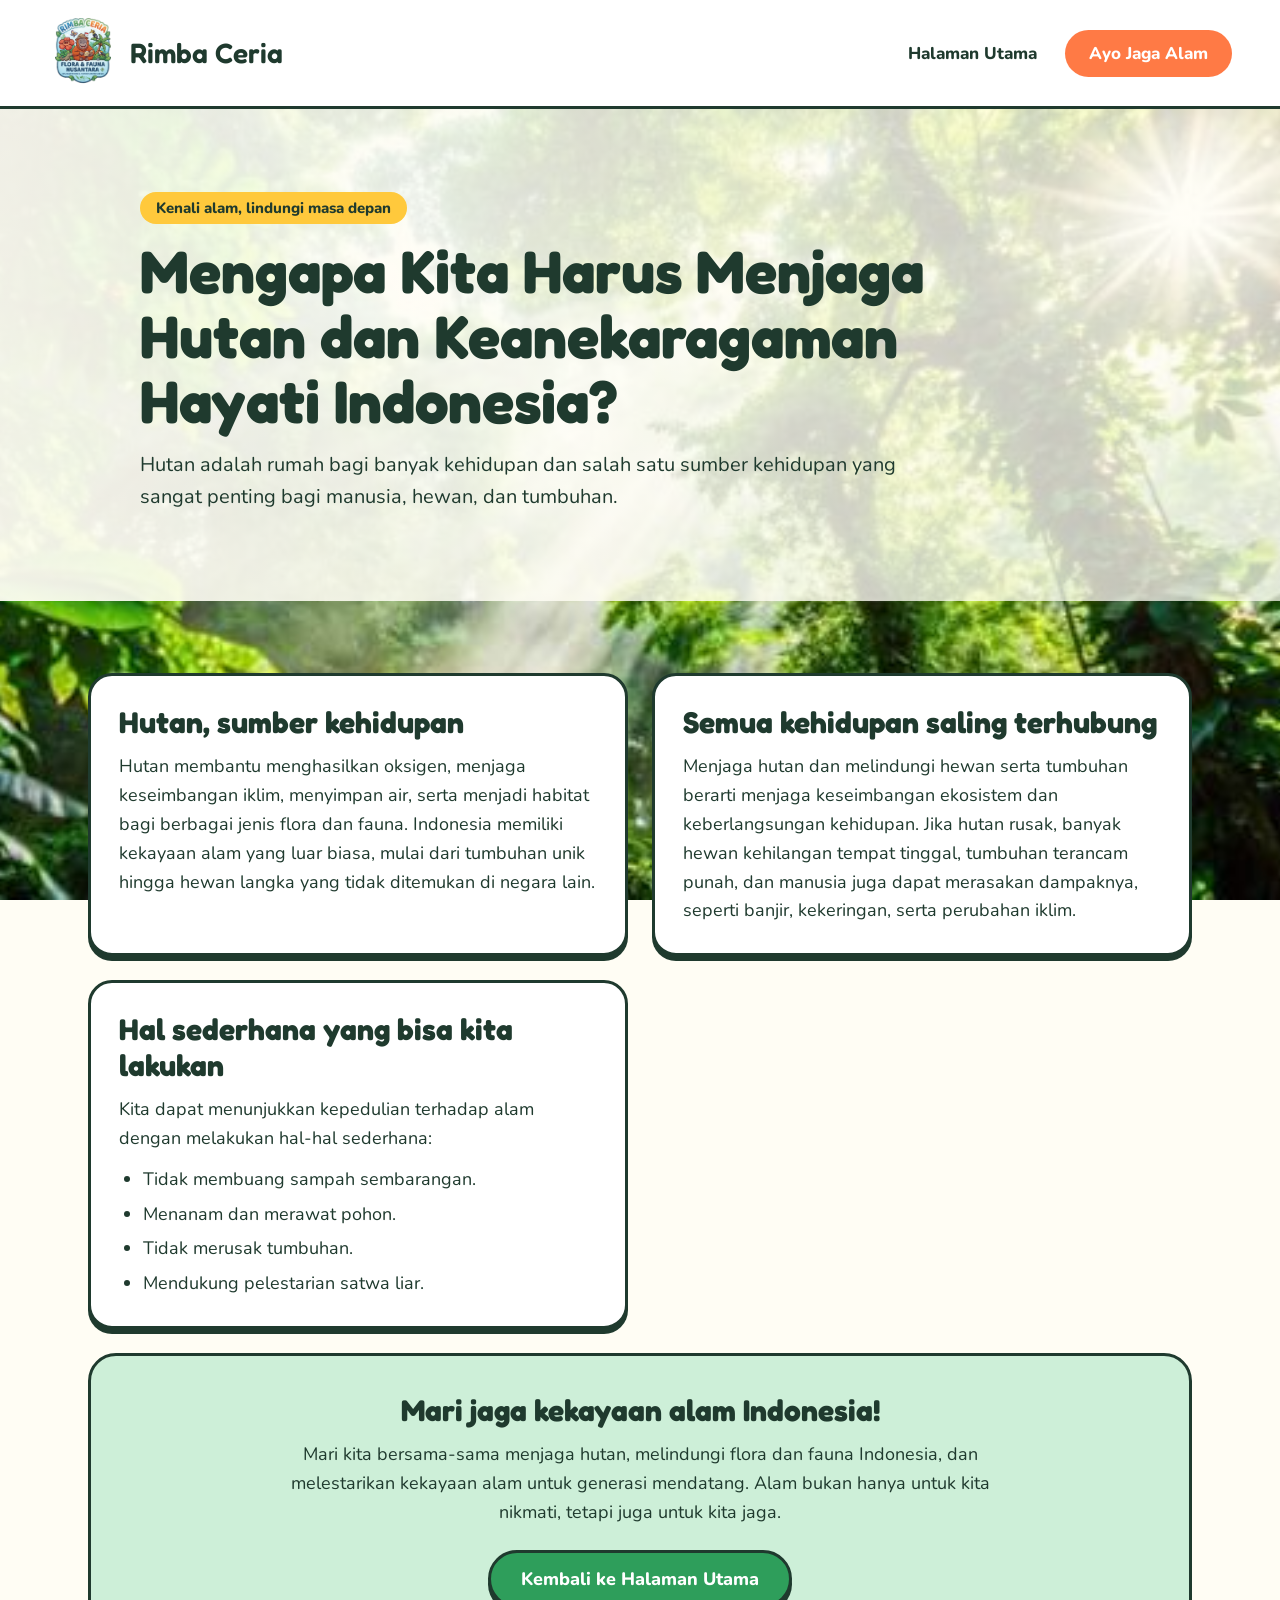
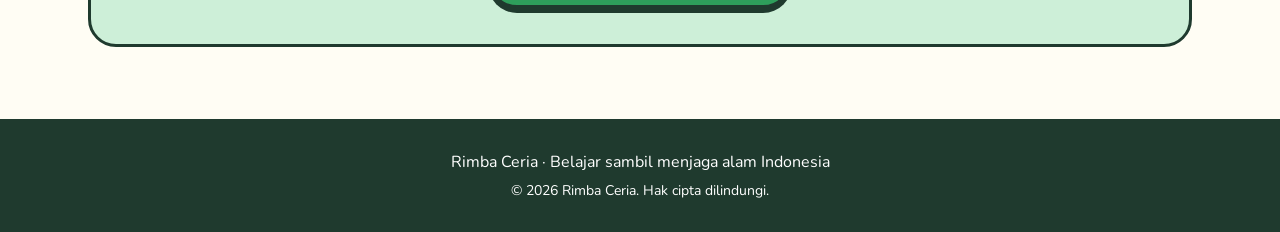
<file: jaga-hutan.html>
<!doctype html>
<html lang="id">
<head>
<meta charset="utf-8">
<meta name="viewport" content="width=device-width, initial-scale=1">
<title>Mengapa Kita Harus Menjaga Hutan dan Keanekaragaman Hayati Indonesia?</title>
<link rel="stylesheet" href="style.css">
<link href="https://fonts.googleapis.com/css2?family=Fredoka:wght@500;600&family=Nunito:wght@400;700;800&display=swap" rel="stylesheet">
</head>
<body class="forest-page">

<header>
  <a class="logo" href="web%20tugas.html">
    <img src="logo-rimba-transparent.png" alt="Logo Rimba Ceria">Rimba Ceria
  </a>
  <nav>
    <a href="web%20tugas.html">Halaman Utama</a>
    <a href="#aksi" class="pill">Ayo Jaga Alam</a>
  </nav>
</header>

<main>
  <section class="forest-hero">
    <div class="wrap">
      <span class="badge">Kenali alam, lindungi masa depan</span>
      <h1>Mengapa Kita Harus Menjaga Hutan dan Keanekaragaman Hayati Indonesia?</h1>
      <p>Hutan adalah rumah bagi banyak kehidupan dan salah satu sumber kehidupan yang sangat penting bagi manusia, hewan, dan tumbuhan.</p>
    </div>
  </section>

  <section class="forest-content wrap">
    <article class="forest-card">
      <h2>Hutan, sumber kehidupan</h2>
      <p>Hutan membantu menghasilkan oksigen, menjaga keseimbangan iklim, menyimpan air, serta menjadi habitat bagi berbagai jenis flora dan fauna. Indonesia memiliki kekayaan alam yang luar biasa, mulai dari tumbuhan unik hingga hewan langka yang tidak ditemukan di negara lain.</p>
    </article>

    <article class="forest-card">
      <h2>Semua kehidupan saling terhubung</h2>
      <p>Menjaga hutan dan melindungi hewan serta tumbuhan berarti menjaga keseimbangan ekosistem dan keberlangsungan kehidupan. Jika hutan rusak, banyak hewan kehilangan tempat tinggal, tumbuhan terancam punah, dan manusia juga dapat merasakan dampaknya, seperti banjir, kekeringan, serta perubahan iklim.</p>
    </article>

    <article class="forest-card" id="aksi">
      <h2>Hal sederhana yang bisa kita lakukan</h2>
      <p>Kita dapat menunjukkan kepedulian terhadap alam dengan melakukan hal-hal sederhana:</p>
      <ul>
        <li>Tidak membuang sampah sembarangan.</li>
        <li>Menanam dan merawat pohon.</li>
        <li>Tidak merusak tumbuhan.</li>
        <li>Mendukung pelestarian satwa liar.</li>
      </ul>
    </article>

    <div class="forest-callout">
      <h2>Mari jaga kekayaan alam Indonesia!</h2>
      <p>Mari kita bersama-sama menjaga hutan, melindungi flora dan fauna Indonesia, dan melestarikan kekayaan alam untuk generasi mendatang. Alam bukan hanya untuk kita nikmati, tetapi juga untuk kita jaga.</p>
      <a class="btn green" href="web%20tugas.html">Kembali ke Halaman Utama</a>
    </div>
  </section>
</main>

<footer>
  Rimba Ceria · Belajar sambil menjaga alam Indonesia
  <small>&copy; 2026 Rimba Ceria. Hak cipta dilindungi.</small>
</footer>

</body>
</html>
</file>
<file: style.css>
:root{--ink:#1F3A2E;--green:#2E9E5B;--orange:#FF7A45;--yellow:#FFC93C}
*{box-sizing:border-box}
html{scroll-behavior:smooth}
body{margin:0;font-family:Nunito,sans-serif;color:var(--ink);background:#FFFDF4}
h1,h2,h3{font-family:Fredoka,sans-serif;margin:0}
a{text-decoration:none;color:inherit}
.wrap{max-width:1200px;margin:0 auto}
section{padding:72px 48px}

/* header */
header{display:flex;flex-wrap:wrap;gap:16px;align-items:center;justify-content:space-between;padding:18px 48px;background:#fff;border-bottom:3px solid var(--ink)}
.logo{font-family:Fredoka,sans-serif;font-size:28px;font-weight:600;display:flex;align-items:center;gap:12px}
.logo img{width:70px;height:70px;object-fit:contain;display:block;flex-shrink:0}
nav{display:flex;flex-wrap:wrap;gap:20px;align-items:center}
nav a{font-weight:800;font-size:17px;padding:12px 8px}

/* tombol */
.btn{display:inline-block;border:3px solid var(--ink);box-shadow:0 5px 0 var(--ink);border-radius:99px;padding:14px 30px;font-weight:800;font-size:18px;background:#fff}
.btn.green{background:var(--green);color:#fff}
.btn:hover{transform:translateY(2px);box-shadow:0 3px 0 var(--ink)}
.pill{background:var(--orange);color:#fff;border-radius:99px;padding:12px 24px;font-weight:800}

/* hero */
.hero{
  position:relative;
  min-height:520px;
  display:flex;
  align-items:center;
  background-image:url("hero-image.png");
  background-size:cover;
  background-position:center;
  border-bottom:4px solid var(--ink)
}
.hero::before{
  content:"";
  position:absolute;
  inset:0;
  background:linear-gradient(90deg,rgba(255,253,244,.95) 0%,rgba(255,253,244,.82) 44%,rgba(255,253,244,.12) 75%)
}
.hero .wrap{position:relative;z-index:1;width:100%;display:flex;align-items:center}
.hero .txt{flex:0 1 640px}
.badge{background:var(--yellow);border-radius:99px;padding:6px 16px;font-weight:800;font-size:15px}
.hero h1{font-size:clamp(38px,5vw,60px);line-height:1.08;margin:20px 0 16px}
.hero p{font-size:20px;line-height:1.5;margin:0 0 28px;max-width:520px}
.hero .btns{display:flex;flex-wrap:wrap;gap:14px}
.hero-image{flex:1 1 380px;width:100%;max-width:500px;height:320px;object-fit:cover;border:4px solid var(--ink);border-radius:28px;box-shadow:0 7px 0 var(--ink)}

/* halaman pelestarian hutan */
.forest-page{padding:0;background-image:url("forest-background.jpg");background-position:center;background-size:cover;background-attachment:fixed}
.forest-hero{padding-top:88px;padding-bottom:88px;background:linear-gradient(90deg,rgba(255,253,244,.94),rgba(255,253,244,.72))}
.forest-hero .wrap{max-width:1000px}
.forest-hero h1{max-width:900px;margin:20px 0 16px;font-size:clamp(38px,5vw,60px);line-height:1.08}
.forest-hero p{max-width:760px;margin:0;font-size:20px;line-height:1.6}
.forest-content{display:grid;grid-template-columns:repeat(2,minmax(0,1fr));gap:24px}
.forest-card{padding:28px;border:3px solid var(--ink);border-radius:24px;background:#fff;box-shadow:0 5px 0 var(--ink)}
.forest-card h2,.forest-callout h2{font-size:30px}
.forest-card p,.forest-card li,.forest-callout p{font-size:18px;line-height:1.6}
.forest-card p{margin:12px 0 0}
.forest-card ul{margin:12px 0 0;padding-left:24px}
.forest-card li+li{margin-top:6px}
.forest-callout{grid-column:1/-1;padding:36px;border:3px solid var(--ink);border-radius:28px;background:#CDEFD8;text-align:center}
.forest-callout p{max-width:760px;margin:12px auto 24px}

/* kotak info */
.info{display:grid;grid-template-columns:repeat(auto-fit,minmax(220px,1fr));gap:20px;padding-bottom:0}
.info div{border:3px solid var(--ink);border-radius:24px;padding:22px}
.info b{font-family:Fredoka,sans-serif;font-size:22px}
.info p{margin:6px 0 0}

/* kartu */
h2{font-size:44px}
.sub{margin:8px 0 36px;font-size:18px}
.search-panel{padding:36px 48px 0}
.search-panel label{display:block;margin-bottom:10px;font-size:20px;font-weight:800}
.search-panel input{width:100%;padding:14px 18px;border:3px solid var(--ink);border-radius:16px;background:#fff;color:var(--ink);font:inherit;font-size:18px}
.search-panel input:focus-visible{outline:3px solid var(--orange);outline-offset:3px}
.search-status{min-height:1.5em;margin:8px 0 0;color:#4A6355}
.empty-state{margin:16px 0 0;padding:16px 20px;border:2px dashed var(--ink);border-radius:16px;background:#fff}
.grid{display:grid;grid-template-columns:repeat(auto-fill,minmax(250px,1fr));gap:24px}
.card{background:#fff;border:3px solid var(--ink);box-shadow:0 5px 0 var(--ink);border-radius:24px;overflow:hidden;cursor:pointer;transition:transform .22s ease,box-shadow .22s ease}
.card:hover{transform:translateY(-4px);box-shadow:0 9px 0 var(--ink)}
.card:focus-visible{outline:3px solid var(--orange);outline-offset:4px}
.card .pic{height:110px;display:flex;align-items:center;justify-content:center;position:relative}
.card .pic.has-photo{height:170px}
.card .pic img{width:100%;height:100%;object-fit:cover}
.card .no{position:absolute;top:8px;left:10px;background:#fff;border-radius:99px;padding:2px 10px;font-size:13px;font-weight:800}
.photo-credit{font-size:12px;color:#4A6355;text-decoration:underline}
.card .pic span.dot{width:72px;height:72px;border-radius:50%;background:rgba(255,255,255,.55);display:flex;align-items:center;justify-content:center}
.card .pic span.dot b{width:34px;height:34px;border-radius:50%}
.card .body{padding:16px 18px 18px;display:flex;flex-direction:column;gap:6px}
.card h3{font-size:22px}
.card em{font-size:14px;color:#4A6355}
.row{display:flex;gap:8px;font-size:15px;line-height:1.4}
.row b{min-width:66px}
.fun{margin-top:6px;background:#FFF1B8;border-radius:14px;padding:10px 12px;font-size:14px;line-height:1.4}

/* detail pop-up */
.detail-dialog{position:relative;width:min(1000px,calc(100vw - 32px));max-height:90vh;padding:24px;border:3px solid var(--ink);border-radius:28px;background:#FFFDF4;color:var(--ink);box-shadow:0 12px 0 rgba(31,58,46,.45);overflow:auto}
.detail-dialog[open]{animation:detail-pop .24s ease-out}
.detail-dialog::backdrop{background:rgba(12,30,22,.72);backdrop-filter:blur(4px);animation:backdrop-fade .2s ease-out}
.dialog-close{position:absolute;top:12px;right:12px;z-index:1;width:42px;height:42px;border:2px solid var(--ink);border-radius:50%;background:#fff;color:var(--ink);font-size:26px;font-weight:800;line-height:1;cursor:pointer}
.dialog-content{display:grid;grid-template-columns:minmax(0,1.2fr) minmax(0,1fr);gap:20px;align-items:start}
.dialog-content .pic,.dialog-content .pic.has-photo{height:auto;aspect-ratio:4/3;border-radius:18px;overflow:hidden;background:#EAF8E0}
.dialog-content .pic img{width:100%;height:100%;object-fit:contain}
.dialog-content .body{padding:42px 8px 8px 0}
.dialog-content .body h3{font-size:30px}
.dialog-content .row{font-size:17px}
.dialog-content .row b{min-width:82px;white-space:nowrap}
.dialog-content .fun{font-size:16px}
@keyframes detail-pop{from{opacity:0;transform:translateY(22px) scale(.96)}to{opacity:1;transform:translateY(0) scale(1)}}
@keyframes backdrop-fade{from{opacity:0}to{opacity:1}}

/* kuis + footer */
.quiz{max-width:1000px;margin:0 auto;background:var(--orange);color:#fff;border:3px solid var(--ink);box-shadow:0 8px 0 var(--ink);border-radius:36px;padding:48px;display:flex;flex-wrap:wrap;gap:24px;align-items:center;justify-content:space-between}
.quiz h2{font-size:40px;margin-bottom:10px}
.quiz p{margin:0;font-size:18px}
.quiz .btn{color:var(--ink)}
.quiz-float{position:fixed;right:24px;bottom:24px;z-index:10;padding:14px 24px;border:3px solid var(--ink);border-radius:99px;background:var(--orange);color:#fff;font-size:17px;font-weight:800;box-shadow:0 5px 0 var(--ink);transition:transform .2s ease,box-shadow .2s ease}
.quiz-float:hover{transform:translateY(2px);box-shadow:0 3px 0 var(--ink)}
.quiz-float:focus-visible{outline:3px solid var(--green);outline-offset:4px}
footer{background:var(--ink);color:#fff;padding:32px 48px;text-align:center}
footer small{display:block;margin-top:8px;font-size:14px}

@media(max-width:700px){.forest-content{grid-template-columns:1fr}.forest-callout{grid-column:auto}.forest-card h2,.forest-callout h2{font-size:26px}}
@media(max-width:600px){section,header,footer{padding-left:20px;padding-right:20px}.search-panel{padding-left:20px;padding-right:20px}h2{font-size:34px}.hero-image{height:230px}.forest-hero{padding-top:64px;padding-bottom:64px}.forest-card,.forest-callout{padding:22px}.forest-card p,.forest-card li,.forest-callout p{font-size:16px}.quiz-float{right:16px;bottom:16px;padding:12px 20px;font-size:15px}.detail-dialog{padding:16px}.dialog-content{grid-template-columns:1fr;gap:8px}.dialog-content .pic,.dialog-content .pic.has-photo{height:auto;aspect-ratio:4/3}.dialog-content .body{padding:8px}.dialog-content .body h3{padding-right:36px}.dialog-content .row{font-size:15px}}
@media(prefers-reduced-motion:reduce){.card,.detail-dialog[open],.detail-dialog::backdrop{animation:none;transition:none}}
</file>
